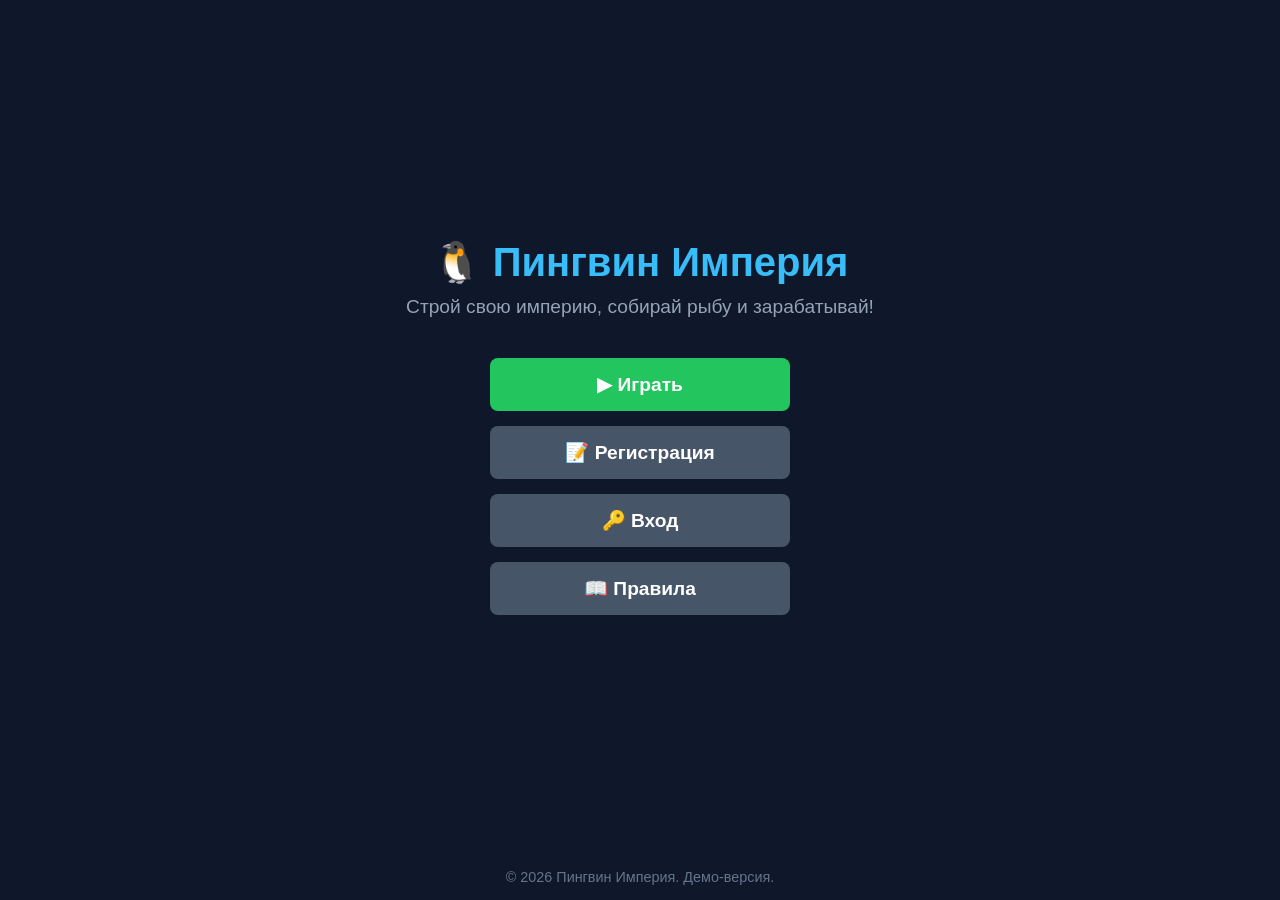
<file: index.html>
<!DOCTYPE html>
<html lang="ru">
<head>
    <meta charset="UTF-8">
    <meta name="viewport" content="width=device-width, initial-scale=1.0">
    <title>🐧 Пингвин Империя</title>
    <link rel="stylesheet" href="style.css">
</head>
<body class="menu-page">

    <div class="container">
        <h1>🐧 Пингвин Империя</h1>
        <p class="subtitle">Строй свою империю, собирай рыбу и зарабатывай!</p>
        
        <div class="menu-buttons">
            <a href="game.html" class="btn btn-start">▶ Играть</a>
            <a href="register.html" class="btn btn-rules">📝 Регистрация</a>
            <a href="login.html" class="btn btn-rules">🔑 Вход</a>
            <a href="rules.html" class="btn btn-rules">📖 Правила</a>
        </div>
    </div>

    <footer>
        <p>© 2026 Пингвин Империя. Демо-версия.</p>
    </footer>

</body>
</html>
</file>
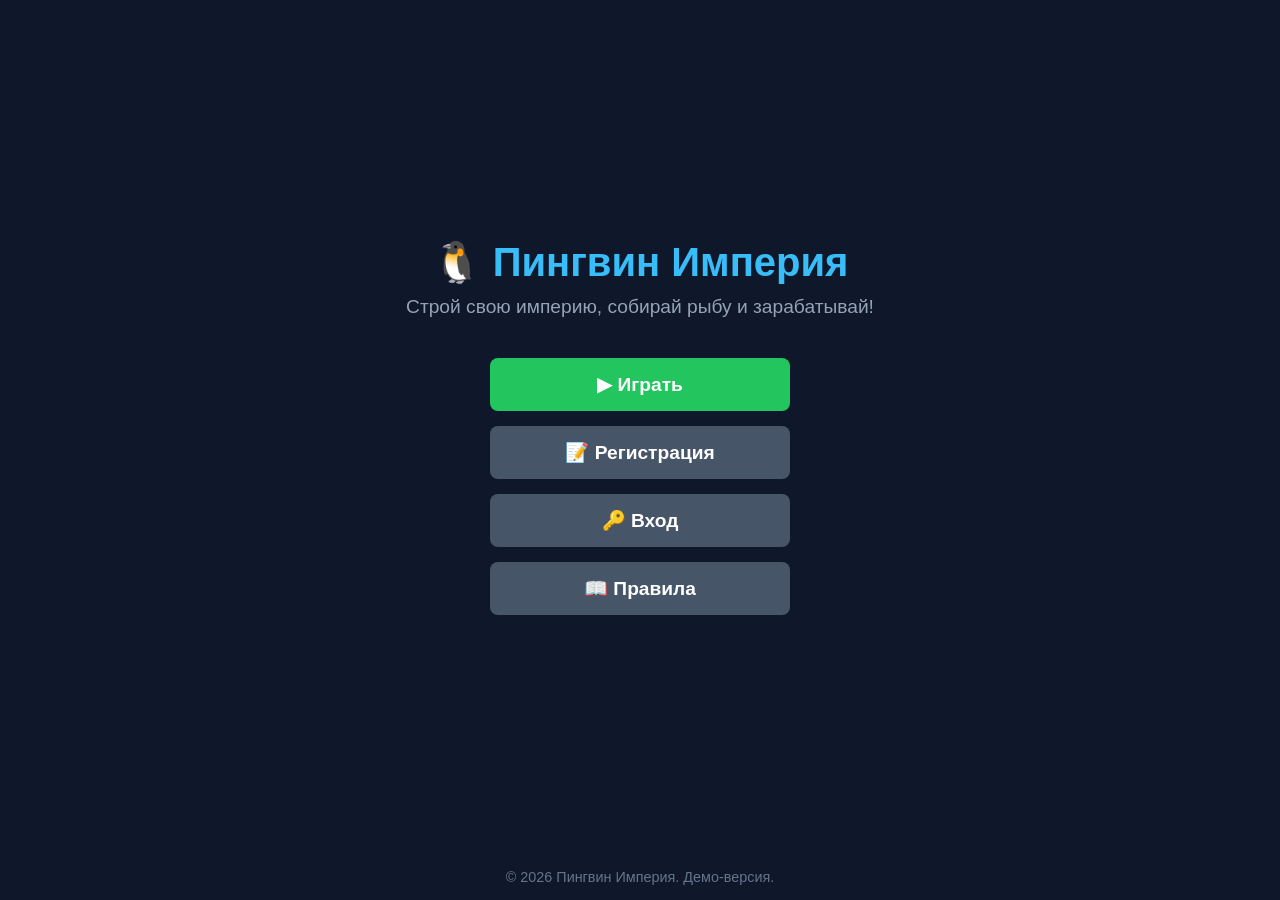
<file: admin.html>
<!DOCTYPE html>
<html lang="ru">
<head>
    <meta charset="UTF-8">
    <meta name="viewport" content="width=device-width, initial-scale=1.0">
    <title>Админ-панель — Пингвин Империя</title>
    <link rel="stylesheet" href="style.css">
</head>
<body class="rules-page">

    <div class="container" style="max-width:800px;">
        <h1>👑 Админ-панель</h1>
        <p class="subtitle">Только для создателя игры</p>

        <div class="rules-content" style="width:100%;">
            <h3>Список пользователей</h3>
            <div id="adminUserList" style="margin-top:15px;"></div>
        </div>

        <a href="index.html" class="btn btn-back">← Назад в меню</a>
    </div>

    <script>
        // Простая защита: только для админа (по email)
        const currentUser = JSON.parse(localStorage.getItem('currentUser'));
        if (!currentUser || currentUser.email !== 'admin@penguin.ru') {
            alert('Доступ запрещён! Вы не администратор.');
            window.location.href = 'index.html';
        }

        // Загрузка пользователей
        const users = JSON.parse(localStorage.getItem('users')) || [];
        const listContainer = document.getElementById('adminUserList');
        
        if (users.length === 0) {
            listContainer.innerHTML = '<p>Пользователей пока нет.</p>';
        } else {
            let html = '<ul>';
            users.forEach(u => {
                html += `<li><strong>${u.nick}</strong> (${u.email}) — 
                         ${u.rubBalance || 0} ₽, 
                         Пингвинов: ${u.penguins || 0}, 
                         Рыбы: ${u.fish || 0}</li>`;
            });
            html += '</ul>';
            listContainer.innerHTML = html;
        }
    </script>
</body>
</html>
</file>
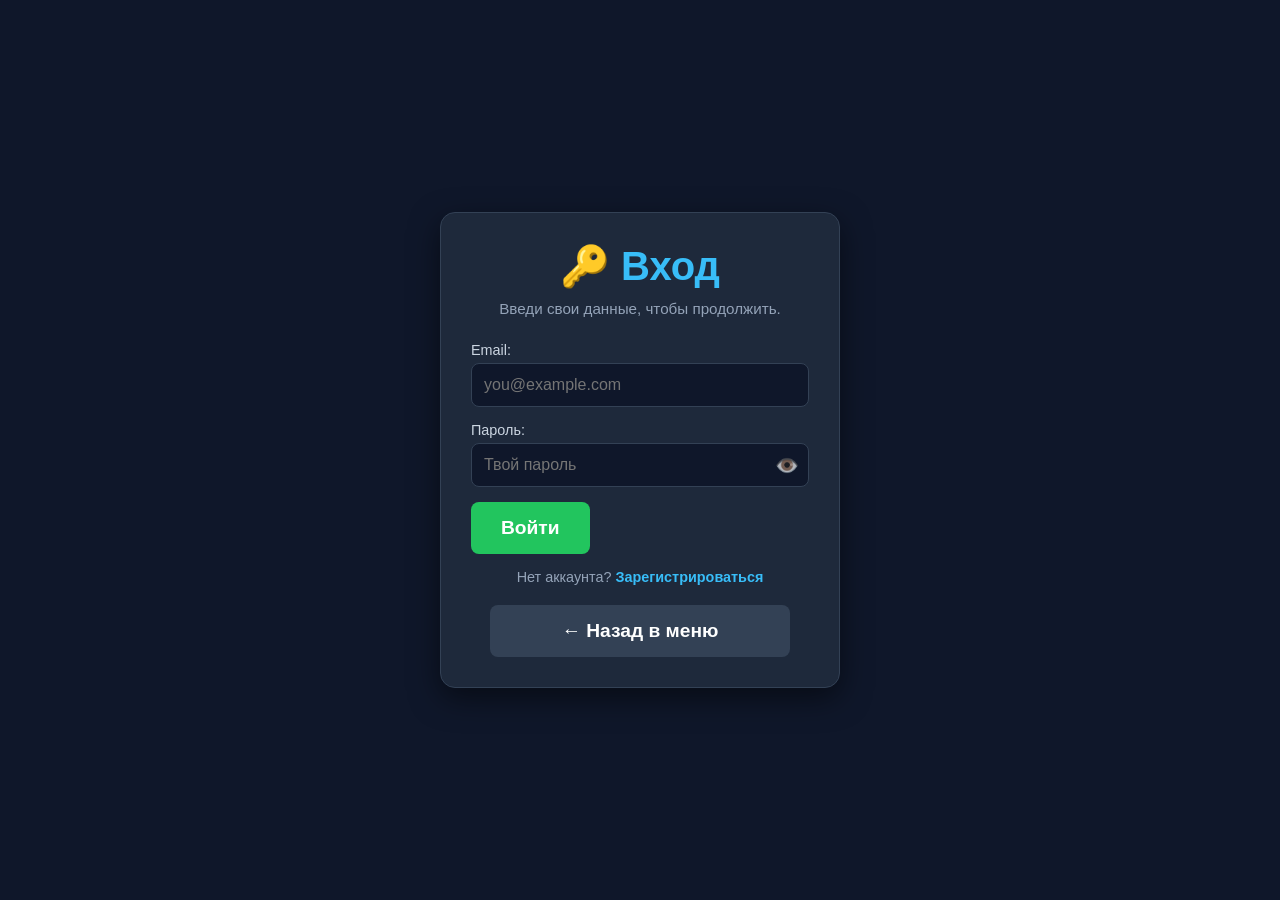
<file: game.html>
<!DOCTYPE html>
<html lang="ru">
<head>
    <meta charset="UTF-8">
    <meta name="viewport" content="width=device-width, initial-scale=1.0">
    <title>Игра — Пингвин Империя</title>
    <link rel="stylesheet" href="style.css">
</head>
<body class="game-page">

    <div class="game-container">
        <!-- Шапка: Баланс, Пингвины, Рыба -->
        <header class="game-header">
            <div class="stat">💰 <span id="rubBalance">0</span> ₽</div>
            <div class="stat">🐧 <span id="penguinCount">0</span></div>
            <div class="stat">🐟 <span id="fishCount">0</span></div>
        </header>

        <!-- Основное поле -->
        <main class="game-main">
            <div class="farm-area">
                <!-- Кнопка сбора рыбы -->
                <button id="collectFishBtn" class="clicker-btn">
                    <span class="icon">🐟</span>
                    <span class="text">Собрать рыбу</span>
                </button>
                <p class="hint">Каждый клик даёт 1 рыбу. Пингвины собирают рыбу автоматически!</p>
            </div>

            <!-- Магазин -->
            <aside class="shop">
                <h2>🛒 Магазин</h2>
                <div id="shopItems"></div>
                <button id="sellFishBtn" class="btn btn-start" style="margin-top:15px;">💰 Продать всю рыбу</button>
            </aside>
        </main>

        <!-- Подвал -->
        <footer class="game-footer">
            <a href="index.html" class="btn btn-back">← В меню</a>
            <a href="rules.html" class="btn btn-rules">📖 Правила</a>
            <button id="logoutBtn" class="btn btn-rules" style="background:#ef4444;">🚪 Выйти</button>
        </footer>
    </div>

    <script src="game.js"></script>
</body>
</html>
</file>
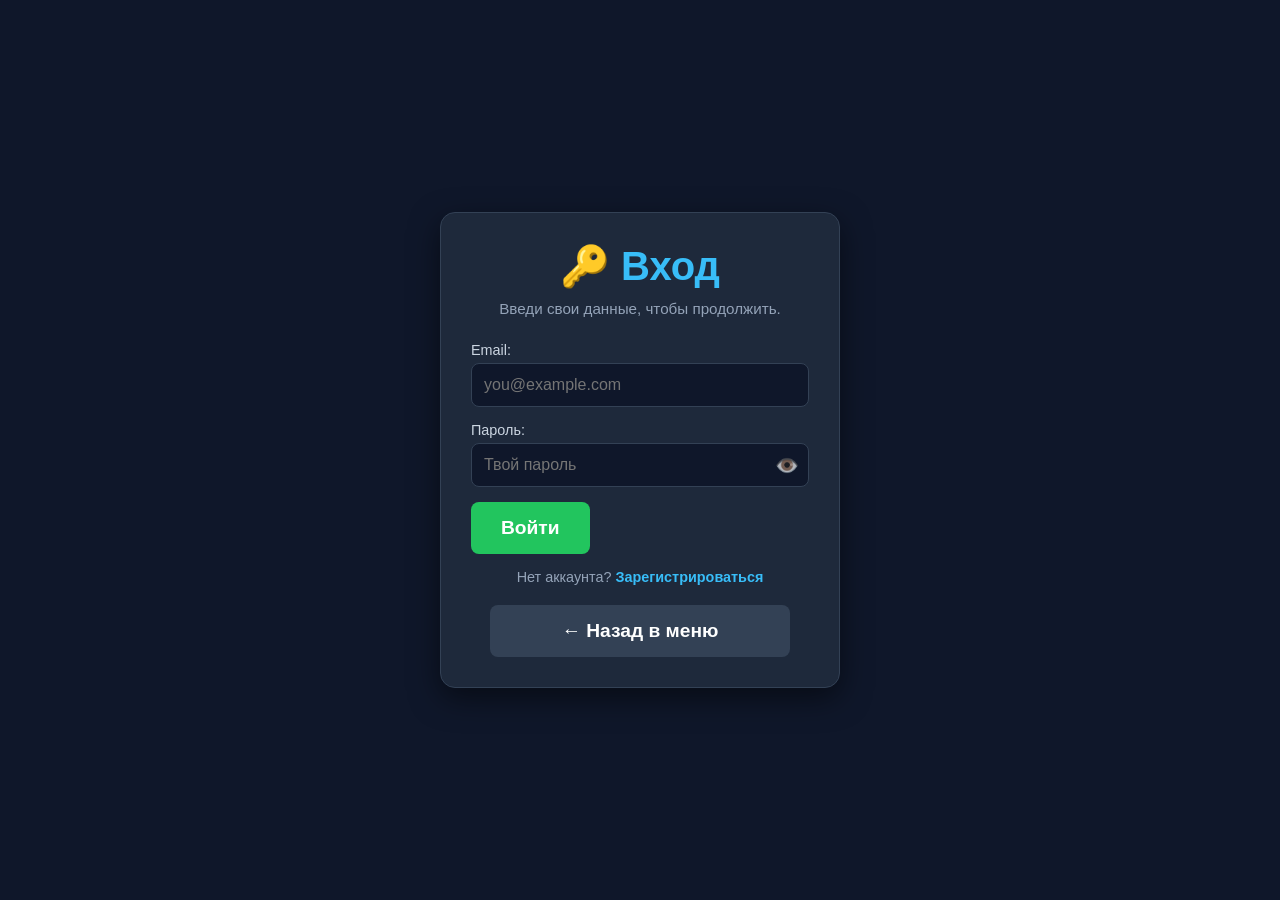
<file: login.html>
<!DOCTYPE html>
<html lang="ru">
<head>
    <meta charset="UTF-8">
    <meta name="viewport" content="width=device-width, initial-scale=1.0">
    <title>Вход — Пингвин Империя</title>
    <link rel="stylesheet" href="style.css">
</head>
<body class="auth-page">

    <div class="auth-container">
        <h1>🔑 Вход</h1>
        <p class="auth-subtitle">Введи свои данные, чтобы продолжить.</p>

        <form id="loginForm" class="auth-form">
            <div class="input-group">
                <label for="loginEmail">Email:</label>
                <input type="email" id="loginEmail" placeholder="you@example.com" required>
            </div>

            <div class="input-group">
                <label for="loginPassword">Пароль:</label>
                <div class="password-wrapper">
                    <input type="password" id="loginPassword" placeholder="Твой пароль" required>
                    <button type="button" id="toggleLoginPassword" class="eye-btn">👁️</button>
                </div>
            </div>

            <button type="submit" class="btn btn-start">Войти</button>
        </form>

        <p class="auth-link">Нет аккаунта? <a href="register.html">Зарегистрироваться</a></p>
        <a href="index.html" class="btn btn-back">← Назад в меню</a>
    </div>

    <script src="auth.js"></script>
</body>
</html>
</file>
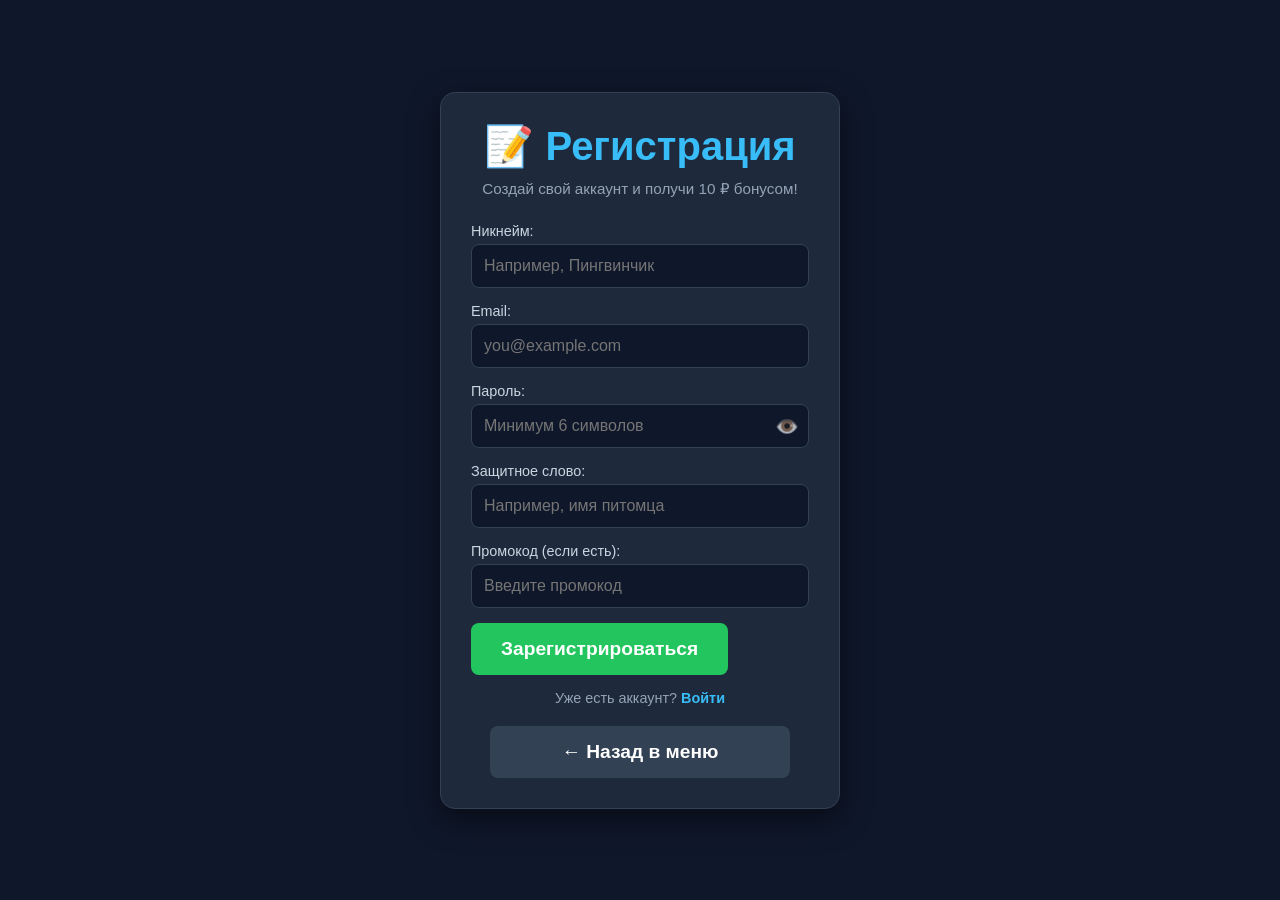
<file: register.html>
<!DOCTYPE html>
<html lang="ru">
<head>
    <meta charset="UTF-8">
    <meta name="viewport" content="width=device-width, initial-scale=1.0">
    <title>Регистрация — Пингвин Империя</title>
    <link rel="stylesheet" href="style.css">
</head>
<body class="auth-page">

    <div class="auth-container">
        <h1>📝 Регистрация</h1>
        <p class="auth-subtitle">Создай свой аккаунт и получи 10 ₽ бонусом!</p>

        <form id="registerForm" class="auth-form">
            <div class="input-group">
                <label for="regNick">Никнейм:</label>
                <input type="text" id="regNick" placeholder="Например, Пингвинчик" required>
            </div>

            <div class="input-group">
                <label for="regEmail">Email:</label>
                <input type="email" id="regEmail" placeholder="you@example.com" required>
            </div>

            <div class="input-group">
                <label for="regPassword">Пароль:</label>
                <div class="password-wrapper">
                    <input type="password" id="regPassword" placeholder="Минимум 6 символов" required minlength="6">
                    <button type="button" id="togglePassword" class="eye-btn">👁️</button>
                </div>
            </div>

            <div class="input-group">
                <label for="regSecret">Защитное слово:</label>
                <input type="text" id="regSecret" placeholder="Например, имя питомца" required>
            </div>

            <div class="input-group">
                <label for="regPromo">Промокод (если есть):</label>
                <input type="text" id="regPromo" placeholder="Введите промокод">
            </div>

            <button type="submit" class="btn btn-start">Зарегистрироваться</button>
        </form>

        <p class="auth-link">Уже есть аккаунт? <a href="login.html">Войти</a></p>
        <a href="index.html" class="btn btn-back">← Назад в меню</a>
    </div>

    <script src="auth.js"></script>
</body>
</html>
</file>
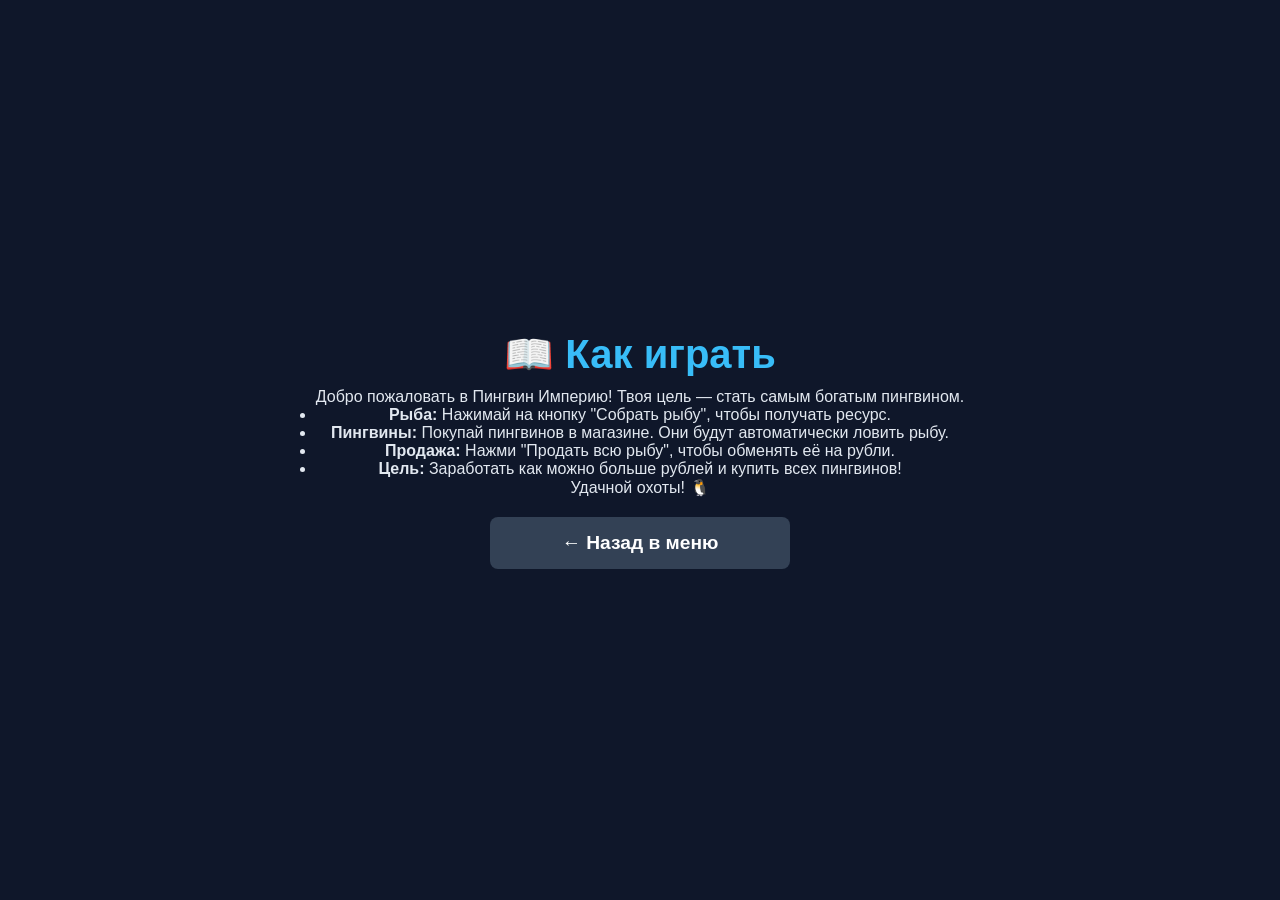
<file: rules.html>
<!DOCTYPE html>
<html lang="ru">
<head>
    <meta charset="UTF-8">
    <meta name="viewport" content="width=device-width, initial-scale=1.0">
    <title>Правила — Пингвин Империя</title>
    <link rel="stylesheet" href="style.css">
</head>
<body class="rules-page">

    <div class="container">
        <h1>📖 Как играть</h1>
        <div class="rules-content">
            <p>Добро пожаловать в Пингвин Империю! Твоя цель — стать самым богатым пингвином.</p>
            <ul>
                <li><strong>Рыба:</strong> Нажимай на кнопку "Собрать рыбу", чтобы получать ресурс.</li>
                <li><strong>Пингвины:</strong> Покупай пингвинов в магазине. Они будут автоматически ловить рыбу.</li>
                <li><strong>Продажа:</strong> Нажми "Продать всю рыбу", чтобы обменять её на рубли.</li>
                <li><strong>Цель:</strong> Заработать как можно больше рублей и купить всех пингвинов!</li>
            </ul>
            <p>Удачной охоты! 🐧</p>
        </div>
        <a href="index.html" class="btn btn-back">← Назад в меню</a>
    </div>

</body>
</html>
</file>
<file: style.css>
* { margin: 0; padding: 0; box-sizing: border-box; font-family: 'Segoe UI', sans-serif; }
body { background: #0f172a; color: #e2e8f0; min-height: 100vh; display: flex; flex-direction: column; }
.container { flex: 1; display: flex; flex-direction: column; justify-content: center; align-items: center; padding: 20px; text-align: center; }

h1 { font-size: 2.5rem; color: #38bdf8; margin-bottom: 10px; }
.subtitle { font-size: 1.2rem; color: #94a3b8; margin-bottom: 40px; }
.menu-buttons { display: flex; flex-direction: column; gap: 15px; width: 100%; max-width: 300px; }

.btn {
    display: inline-block; padding: 15px 30px; font-size: 1.2rem; text-decoration: none;
    border-radius: 8px; font-weight: bold; transition: transform 0.2s, box-shadow 0.2s;
    cursor: pointer; border: none; text-align: center;
}
.btn:hover { transform: translateY(-3px); box-shadow: 0 5px 15px rgba(0, 0, 0, 0.3); }
.btn-start { background: #22c55e; color: #fff; }
.btn-rules { background: #475569; color: #fff; }
.btn-back { background: #334155; color: #fff; width: 100%; max-width: 300px; margin-top: 20px; }

/* --- Авторизация --- */
.auth-page { justify-content: center; align-items: center; background: #0f172a; }
.auth-container {
    background: #1e293b; padding: 30px; border-radius: 15px; width: 100%; max-width: 400px;
    box-shadow: 0 10px 30px rgba(0, 0, 0, 0.5); border: 1px solid #334155; text-align: center; margin: 20px;
}
.auth-subtitle { color: #94a3b8; margin-bottom: 25px; font-size: 0.95rem; }
.auth-form { text-align: left; }
.auth-form .input-group { margin-bottom: 15px; }
.auth-form label { display: block; margin-bottom: 5px; color: #cbd5e1; font-size: 0.9rem; }
.auth-form input {
    width: 100%; padding: 12px; border-radius: 8px; border: 1px solid #334155;
    background: #0f172a; color: #e2e8f0; font-size: 1rem; outline: none;
}
.auth-form input:focus { border-color: #38bdf8; }
.password-wrapper { position: relative; }
.password-wrapper input { padding-right: 45px; }
.eye-btn {
    position: absolute; right: 10px; top: 50%; transform: translateY(-50%);
    background: none; border: none; cursor: pointer; font-size: 1.2rem; opacity: 0.7;
}
.auth-link { margin-top: 15px; color: #94a3b8; font-size: 0.9rem; }
.auth-link a { color: #38bdf8; text-decoration: none; font-weight: bold; }

/* --- Игра --- */
.game-page { background: #0f172a; padding: 15px; }
.game-container { max-width: 900px; margin: 0 auto; width: 100%; }
.game-header {
    display: flex; justify-content: space-around; background: #1e293b; padding: 15px;
    border-radius: 12px; margin-bottom: 20px; border: 1px solid #334155;
}
.stat { font-size: 1.2rem; font-weight: bold; color: #38bdf8; }

.game-main { display: flex; gap: 20px; flex: 1; flex-direction: column; }
@media (min-width: 768px) { .game-main { flex-direction: row; } }

.farm-area {
    flex: 2; display: flex; flex-direction: column; justify-content: center; align-items: center;
    background: #1e293b; border-radius: 12px; padding: 20px; border: 1px solid #334155; min-height: 300px;
}
.clicker-btn {
    width: 200px; height: 200px; border-radius: 50%; background: radial-gradient(circle, #0ea5e9, #0284c7);
    border: 5px solid #38bdf8; color: white; font-size: 1.5rem; font-weight: bold; cursor: pointer;
    display: flex; flex-direction: column; align-items: center; justify-content: center;
    box-shadow: 0 0 20px rgba(56, 189, 248, 0.4); transition: transform 0.1s;
}
.clicker-btn:active { transform: scale(0.95); }
.clicker-btn .icon { font-size: 3rem; margin-bottom: 5px; }
.hint { margin-top: 15px; color: #94a3b8; font-size: 0.9rem; text-align: center; }

.shop { flex: 1; background: #1e293b; border-radius: 12px; padding: 20px; border: 1px solid #334155; }
.shop h2 { color: #38bdf8; margin-bottom: 15px; font-size: 1.3rem; }
.shop-item {
    background: #0f172a; padding: 15px; border-radius: 8px; margin-bottom: 10px;
    display: flex; justify-content: space-between; align-items: center; border: 1px solid #334155;
}
.shop-item-info h3 { font-size: 1.1rem; margin-bottom: 5px; color: #e2e8f0; }
.shop-item-info p { font-size: 0.8rem; color: #94a3b8; }
.buy-btn {
    background: #22c55e; color: white; border: none; padding: 8px 15px;
    border-radius: 6px; font-weight: bold; cursor: pointer;
}
.buy-btn:hover { background: #16a34a; }
.buy-btn:disabled { background: #475569; cursor: not-allowed; opacity: 0.5; }

footer { text-align: center; padding: 15px; color: #64748b; font-size: 0.9rem; }
.game-footer { display: flex; gap: 10px; justify-content: center; flex-wrap: wrap; }
</file>
